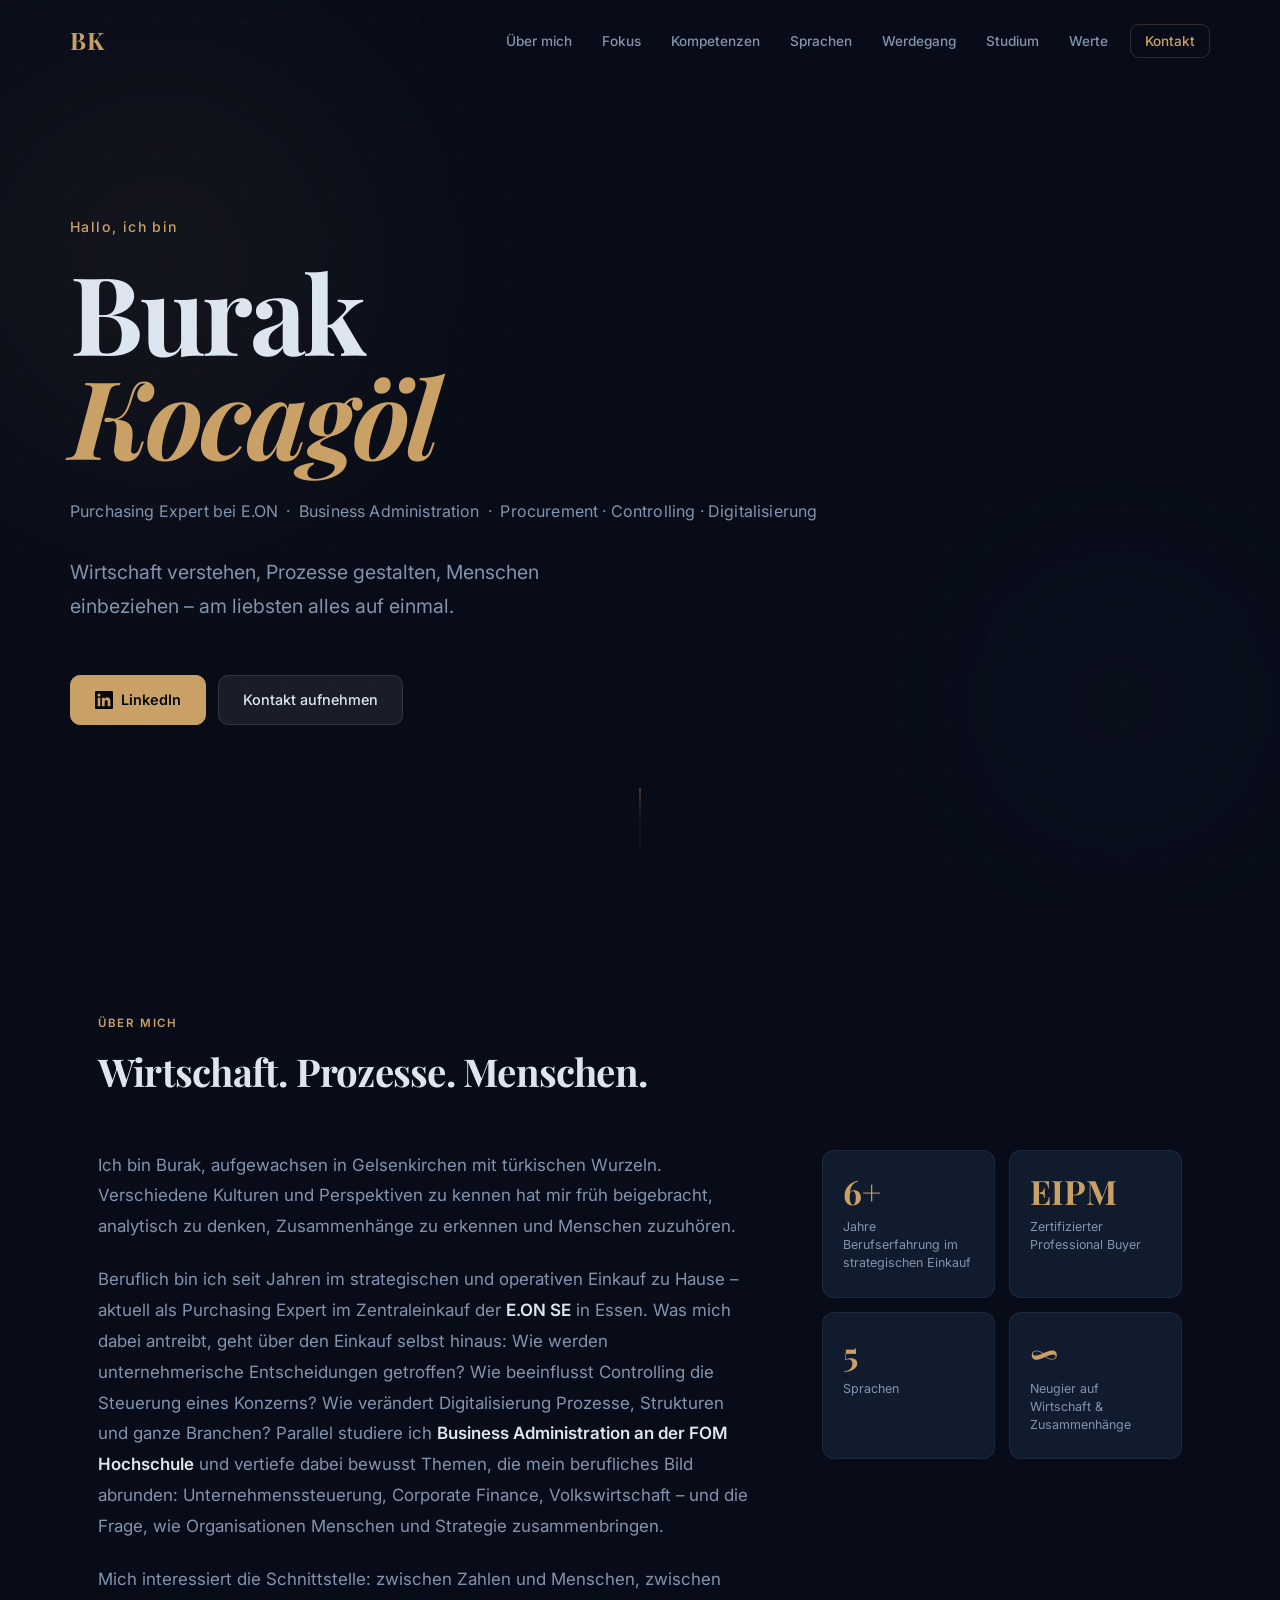
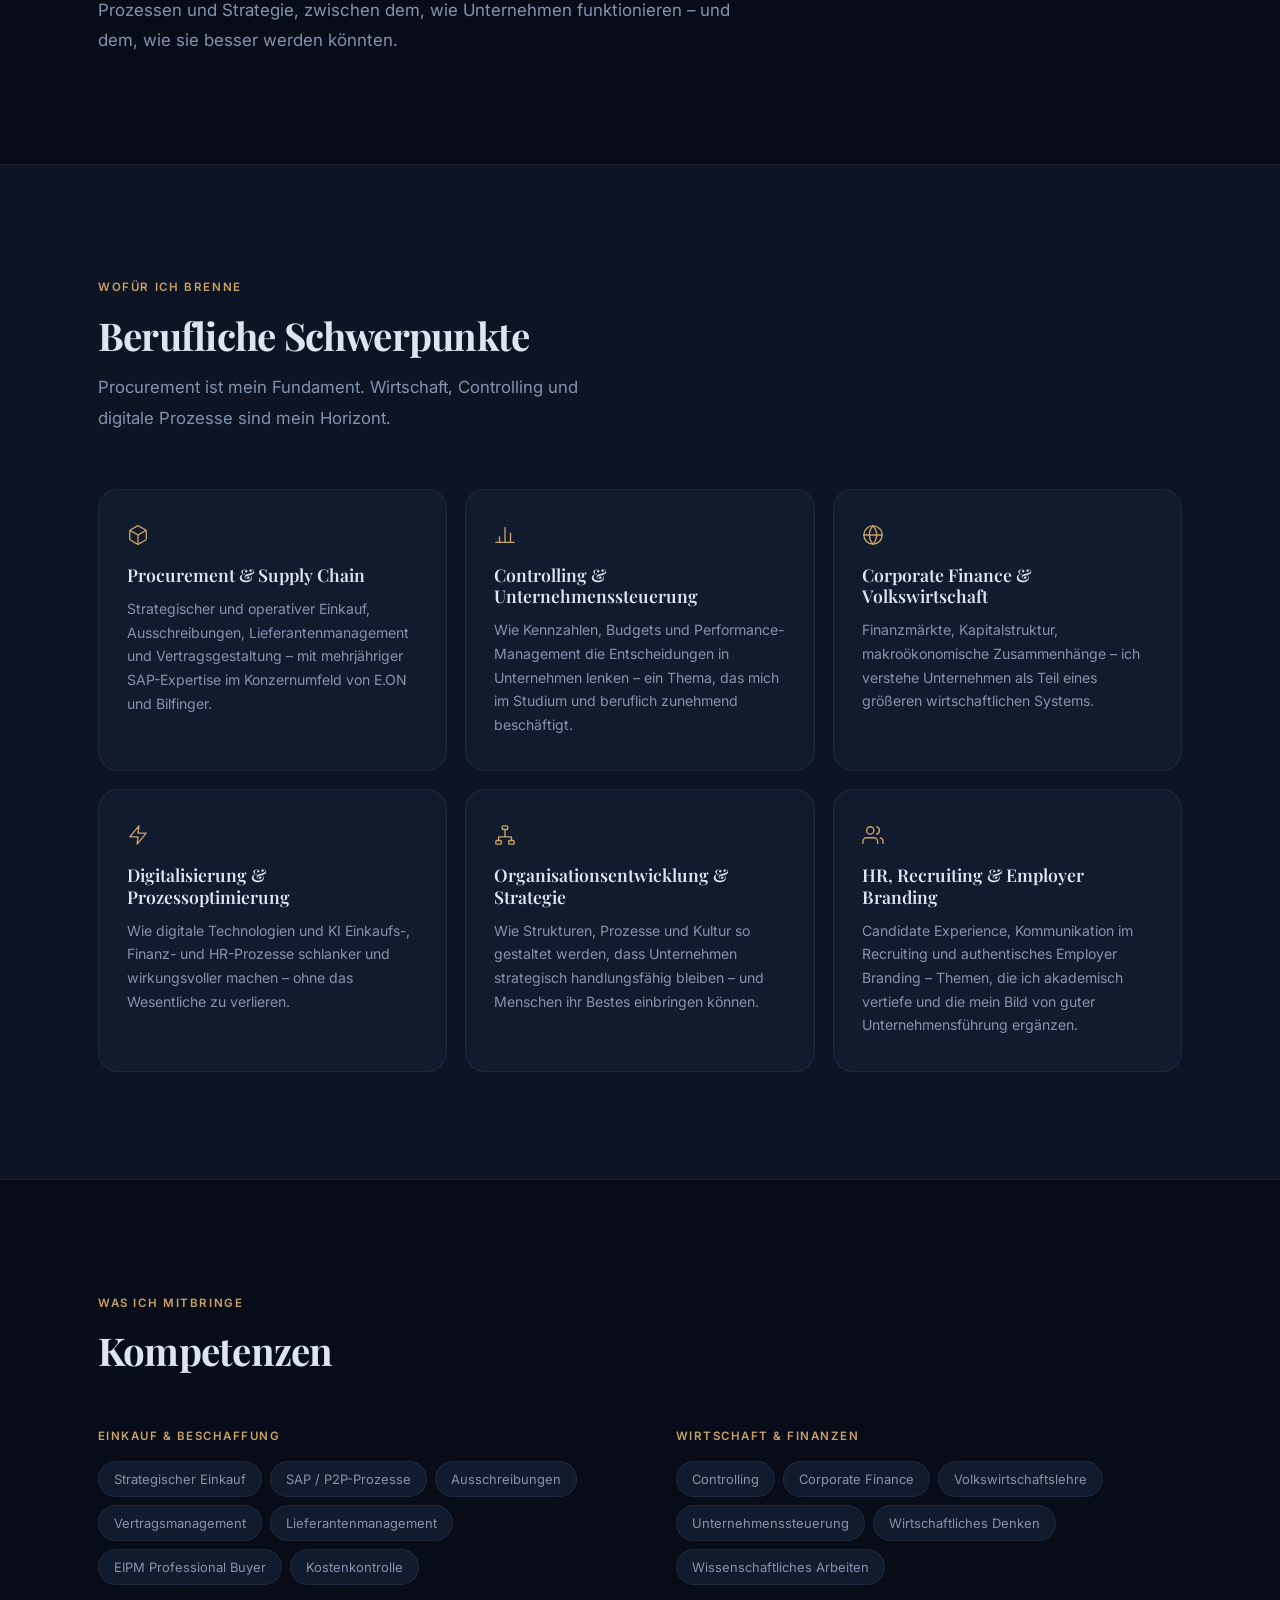
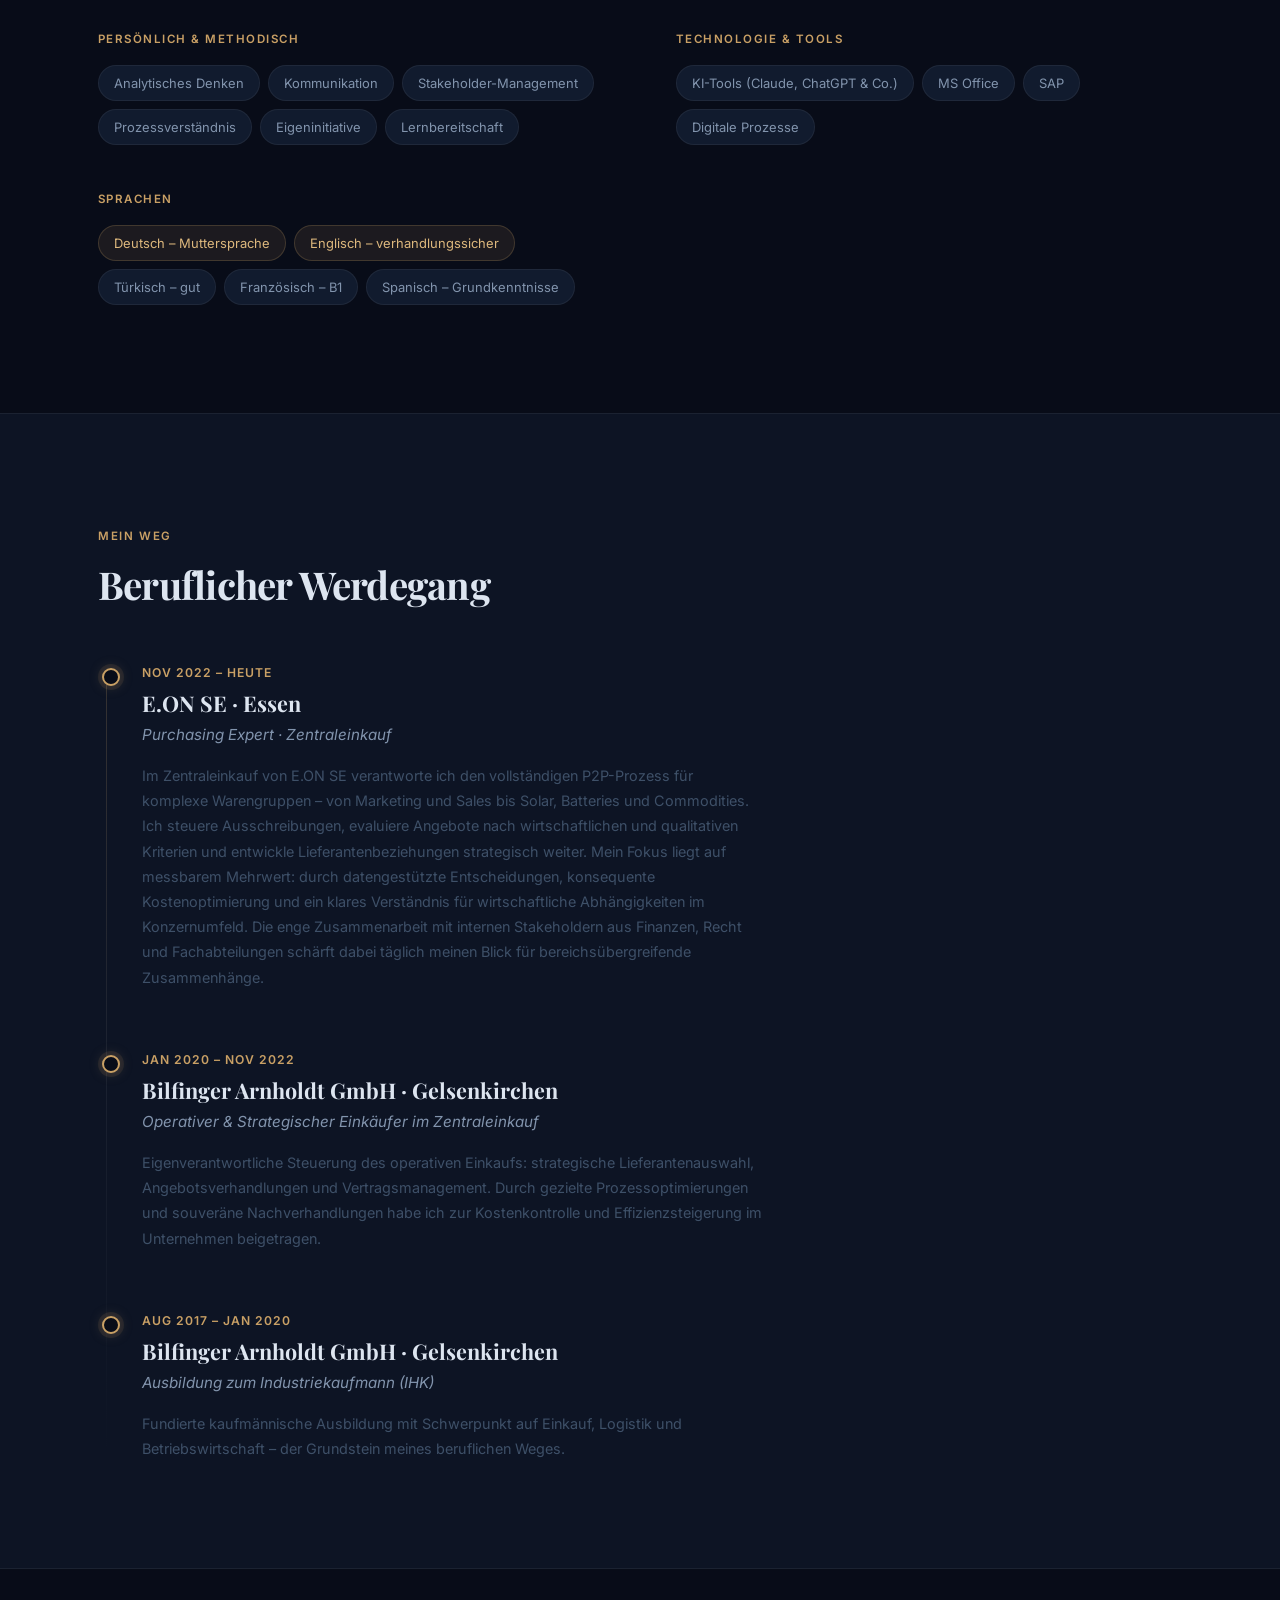
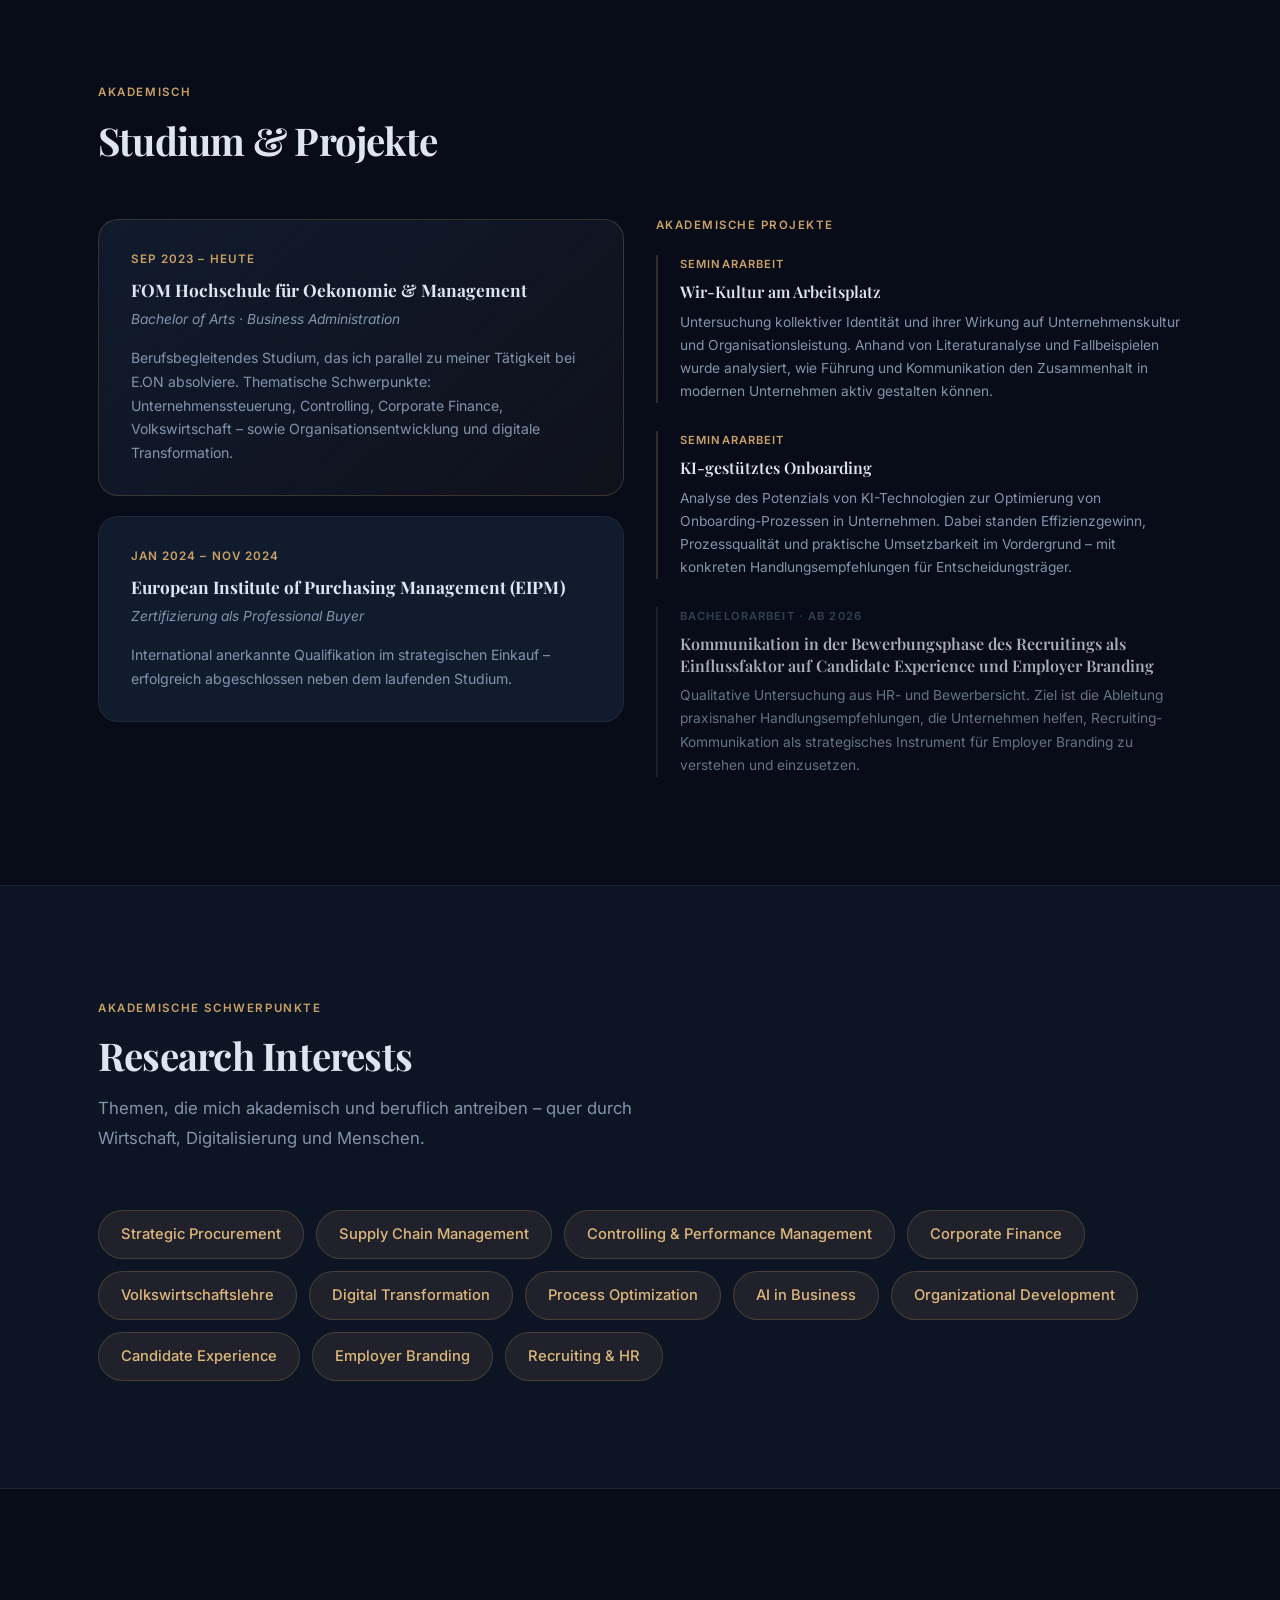
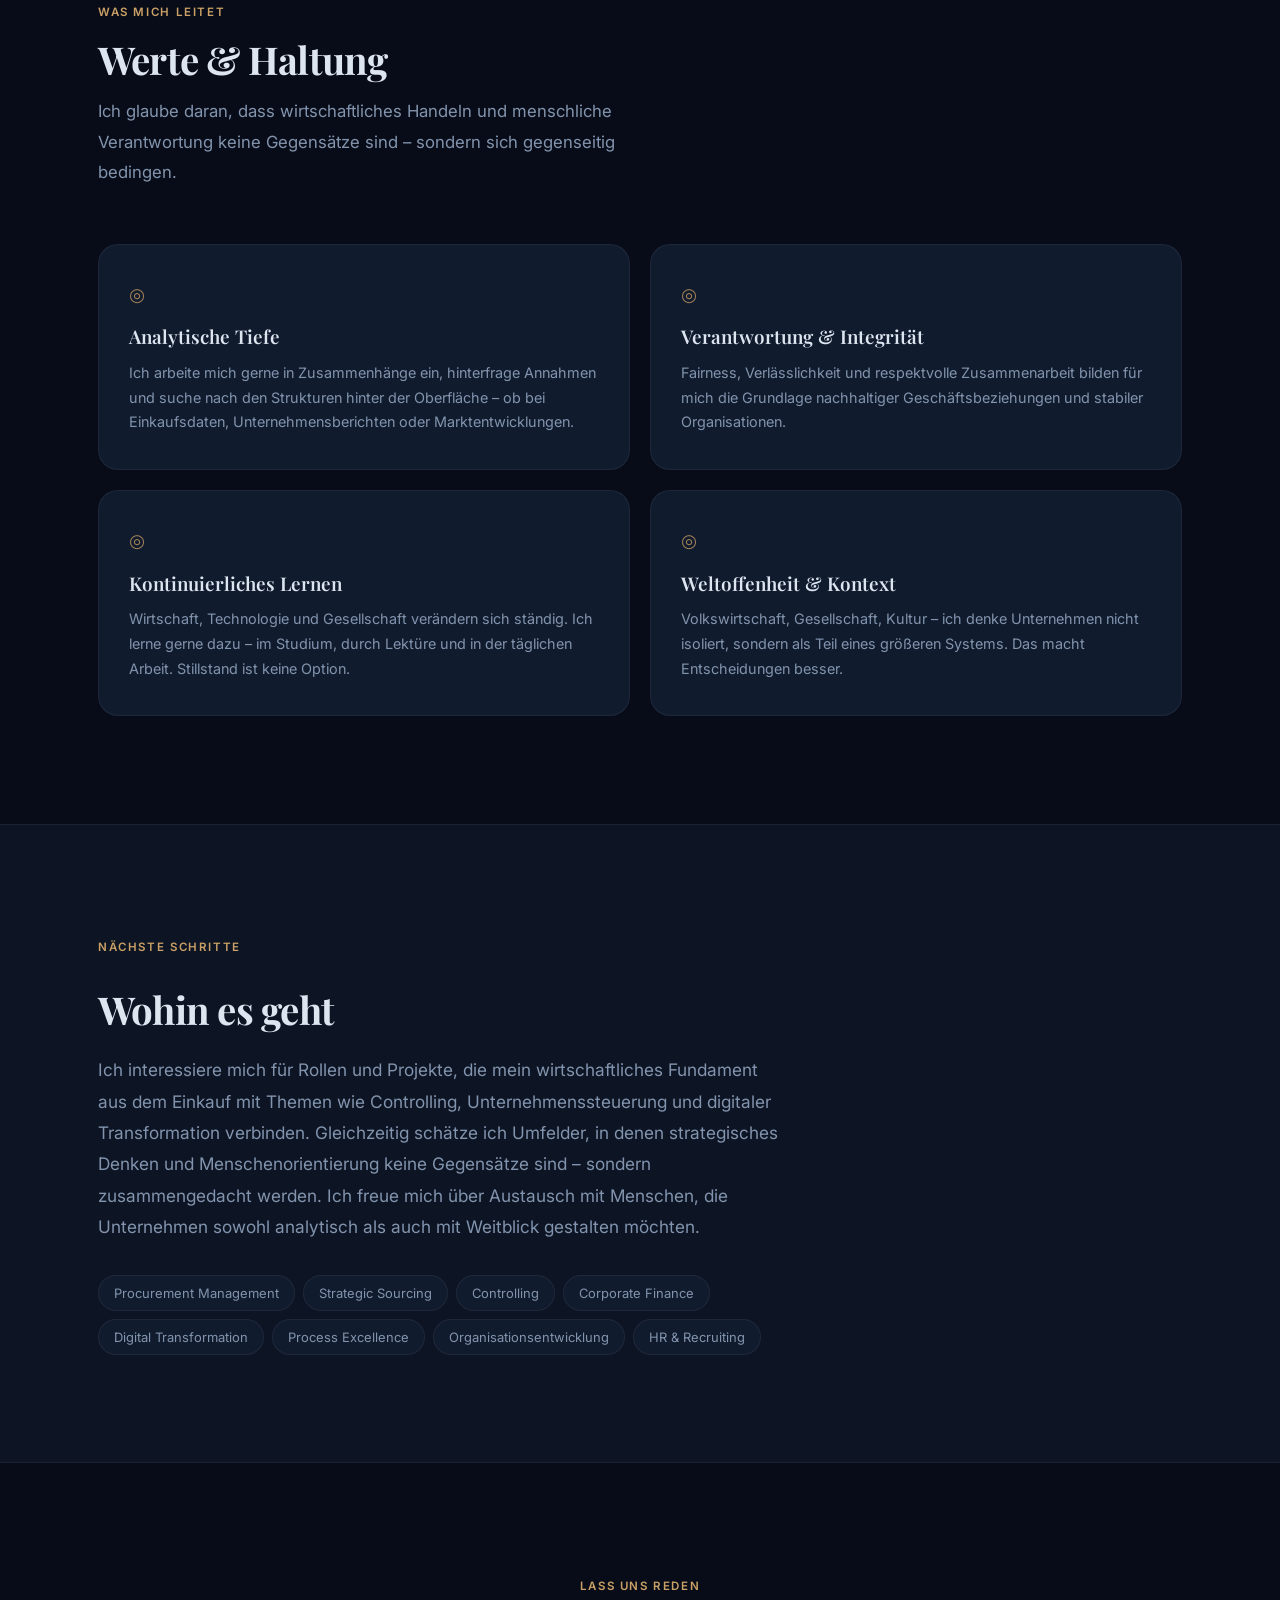
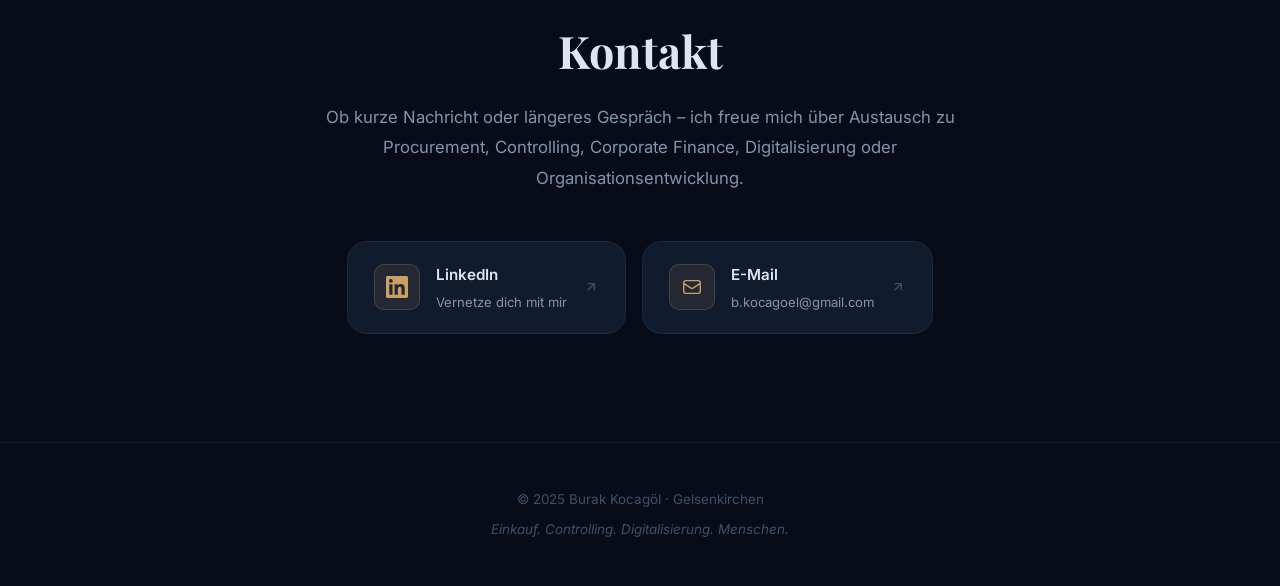
<file: index.html>
<!DOCTYPE html>
<html lang="de">
<head>
    <meta charset="UTF-8" />
    <meta name="viewport" content="width=device-width, initial-scale=1.0" />
    <meta name="description" content="Burak Kocagöl – Purchasing Expert bei E.ON, Business Administration. Procurement, Controlling, Corporate Finance, Digitalisierung und Organisationsentwicklung." />
    <meta name="author" content="Burak Kocagöl" />
    <meta name="robots" content="index, follow" />
    <link rel="canonical" href="https://bkocagoel-hue.github.io/" />

    <title>Burak Kocagöl – Purchasing Expert &amp; Business Administration</title>

    <!-- Open Graph / Social Sharing -->
    <meta property="og:type"        content="profile" />
    <meta property="og:url"         content="https://bkocagoel-hue.github.io/" />
    <meta property="og:title"       content="Burak Kocagöl – Procurement · Controlling · Digitalisierung" />
    <meta property="og:description" content="Purchasing Expert bei E.ON SE. Business Administration (FOM). Procurement, Controlling, Corporate Finance und digitale Transformation." />
    <meta property="og:image"       content="https://bkocagoel-hue.github.io/og-image.png" />
    <meta property="og:image:width" content="1200" />
    <meta property="og:image:height" content="630" />
    <meta property="og:image:alt"   content="Burak Kocagöl – Purchasing Expert bei E.ON" />
    <meta property="og:locale"      content="de_DE" />
    <meta property="profile:first_name" content="Burak" />
    <meta property="profile:last_name"  content="Kocagöl" />

    <!-- Twitter Card -->
    <meta name="twitter:card"        content="summary_large_image" />
    <meta name="twitter:title"       content="Burak Kocagöl – Procurement · Controlling · Digitalisierung" />
    <meta name="twitter:description" content="Purchasing Expert bei E.ON SE. Business Administration (FOM). Procurement, Controlling, Corporate Finance und digitale Transformation." />
    <meta name="twitter:image"       content="https://bkocagoel-hue.github.io/og-image.png" />

    <!-- Mobile & PWA -->
    <meta name="theme-color" content="#080c18" />
    <link rel="icon" type="image/svg+xml" href="favicon.svg" />
    <link rel="apple-touch-icon" href="apple-touch-icon.png" />
    <link rel="manifest" href="manifest.webmanifest" />

    <!-- JSON-LD Structured Data -->
    <script type="application/ld+json">
    {
      "@context": "https://schema.org",
      "@type": "Person",
      "name": "Burak Kocagöl",
      "jobTitle": "Purchasing Expert",
      "description": "Purchasing Expert im Zentraleinkauf der E.ON SE mit Expertise in Procurement, Controlling, Corporate Finance und digitaler Transformation.",
      "worksFor": {
        "@type": "Organization",
        "name": "E.ON SE",
        "url": "https://www.eon.com"
      },
      "alumniOf": [
        { "@type": "CollegeOrUniversity", "name": "FOM Hochschule für Oekonomie & Management" },
        { "@type": "EducationalOrganization", "name": "European Institute of Purchasing Management (EIPM)" }
      ],
      "knowsAbout": ["Strategischer Einkauf", "Procurement", "Supply Chain Management", "Controlling", "Corporate Finance", "Volkswirtschaft", "Digitale Transformation", "Prozessoptimierung", "Organisationsentwicklung", "HR & Recruiting"],
      "knowsLanguage": ["de", "en", "tr", "es"],
      "url": "https://bkocagoel-hue.github.io/",
      "sameAs": ["https://www.linkedin.com/in/burak-kocagoel/"],
      "address": {
        "@type": "PostalAddress",
        "addressLocality": "Gelsenkirchen",
        "addressCountry": "DE"
      },
      "email": "b.kocagoel@gmail.com"
    }
    </script>

    <link rel="preconnect" href="https://fonts.googleapis.com" />
    <link rel="preconnect" href="https://fonts.gstatic.com" crossorigin />
    <link href="https://fonts.googleapis.com/css2?family=Playfair+Display:ital,wght@0,500;0,700;1,400&family=Inter:wght@300;400;500;600&display=swap" rel="stylesheet" />

    <link rel="stylesheet" href="style.css" />
</head>
<body>

    <a class="skip-link" href="#ueber-mich">Zum Inhalt springen</a>

    <!-- ══════════════════════════════════════
         NAVIGATION
    ══════════════════════════════════════ -->
    <nav id="navbar" class="navbar">
        <div class="nav-inner">
            <a href="#top" class="nav-brand">BK</a>
            <button class="nav-burger" id="burgerBtn" aria-label="Navigation öffnen" aria-expanded="false">
                <span></span><span></span><span></span>
            </button>
            <ul class="nav-menu" id="navMenu">
                <li><a href="#ueber-mich"  class="nav-link">Über mich</a></li>
                <li><a href="#fokus"        class="nav-link">Fokus</a></li>
                <li><a href="#kompetenzen" class="nav-link">Kompetenzen</a></li>
                <li><a href="#sprachen"    class="nav-link">Sprachen</a></li>
                <li><a href="#werdegang"   class="nav-link">Werdegang</a></li>
                <li><a href="#studium"     class="nav-link">Studium</a></li>
                <li><a href="#werte"       class="nav-link">Werte</a></li>
                <li><a href="#kontakt"     class="nav-link nav-cta">Kontakt</a></li>
            </ul>
        </div>
    </nav>

    <!-- ══════════════════════════════════════
         HERO
    ══════════════════════════════════════ -->
    <section id="top" class="hero">
        <div class="hero-backdrop" aria-hidden="true">
            <div class="hero-glow glow-a"></div>
            <div class="hero-glow glow-b"></div>
            <div class="hero-dots"></div>
        </div>

        <div class="hero-body">
            <span class="hero-eyebrow">Hallo, ich bin</span>
            <h1 class="hero-name">
                Burak<br>
                <em>Kocagöl</em>
            </h1>
            <p class="hero-tagline">
                Purchasing Expert bei E.ON &nbsp;·&nbsp; Business Administration &nbsp;·&nbsp; Procurement &middot; Controlling &middot; Digitalisierung
            </p>
            <p class="hero-intro">
                Wirtschaft verstehen, Prozesse gestalten, Menschen einbeziehen –
                am liebsten alles auf einmal.
            </p>
            <div class="hero-actions">
                <a href="https://www.linkedin.com/in/burak-kocagoel/"
                   target="_blank" rel="noopener noreferrer" class="btn btn-primary">
                    <svg width="18" height="18" viewBox="0 0 24 24" fill="currentColor" aria-hidden="true">
                        <path d="M20.447 20.452h-3.554v-5.569c0-1.328-.027-3.037-1.852-3.037-1.853 0-2.136 1.445-2.136 2.939v5.667H9.351V9h3.414v1.561h.046c.477-.9 1.637-1.85 3.37-1.85 3.601 0 4.267 2.37 4.267 5.455v6.286zM5.337 7.433a2.062 2.062 0 01-2.063-2.065 2.064 2.064 0 112.063 2.065zm1.782 13.019H3.555V9h3.564v11.452zM22.225 0H1.771C.792 0 0 .774 0 1.729v20.542C0 23.227.792 24 1.771 24h20.451C23.2 24 24 23.227 24 22.271V1.729C24 .774 23.2 0 22.222 0h.003z"/>
                    </svg>
                    LinkedIn
                </a>
                <a href="#kontakt" class="btn btn-secondary">Kontakt aufnehmen</a>
            </div>
        </div>

        <div class="hero-scroll" aria-hidden="true">
            <div class="scroll-track"><div class="scroll-thumb"></div></div>
        </div>
    </section>

    <!-- ══════════════════════════════════════
         ÜBER MICH
    ══════════════════════════════════════ -->
    <section id="ueber-mich" class="section">
        <div class="container">
            <header class="section-header reveal">
                <span class="eyebrow">Über mich</span>
                <h2 class="section-title">Wirtschaft. Prozesse. Menschen.</h2>
            </header>
            <div class="about-grid">
                <div class="about-text reveal">
                    <p>
                        Ich bin Burak, aufgewachsen in Gelsenkirchen mit türkischen Wurzeln.
                        Verschiedene Kulturen und Perspektiven zu kennen hat mir früh beigebracht,
                        analytisch zu denken, Zusammenhänge zu erkennen und Menschen zuzuhören.
                    </p>
                    <p>
                        Beruflich bin ich seit Jahren im strategischen und operativen Einkauf zu Hause –
                        aktuell als Purchasing Expert im Zentraleinkauf der <strong>E.ON SE</strong> in Essen.
                        Was mich dabei antreibt, geht über den Einkauf selbst hinaus:
                        Wie werden unternehmerische Entscheidungen getroffen?
                        Wie beeinflusst Controlling die Steuerung eines Konzerns?
                        Wie verändert Digitalisierung Prozesse, Strukturen und ganze Branchen?
                        Parallel studiere ich <strong>Business Administration an der FOM Hochschule</strong>
                        und vertiefe dabei bewusst Themen, die mein berufliches Bild abrunden:
                        Unternehmenssteuerung, Corporate Finance, Volkswirtschaft –
                        und die Frage, wie Organisationen Menschen und Strategie zusammenbringen.
                    </p>
                    <p>
                        Mich interessiert die Schnittstelle: zwischen Zahlen und Menschen,
                        zwischen Prozessen und Strategie, zwischen dem, wie Unternehmen funktionieren –
                        und dem, wie sie besser werden könnten.
                    </p>
                </div>
                <div class="about-stats reveal">
                    <div class="stat-card">
                        <span class="stat-num">6+</span>
                        <span class="stat-label">Jahre Berufserfahrung im strategischen Einkauf</span>
                    </div>
                    <div class="stat-card">
                        <span class="stat-num">EIPM</span>
                        <span class="stat-label">Zertifizierter Professional Buyer</span>
                    </div>
                    <div class="stat-card">
                        <span class="stat-num">5</span>
                        <span class="stat-label">Sprachen</span>
                    </div>
                    <div class="stat-card">
                        <span class="stat-num">∞</span>
                        <span class="stat-label">Neugier auf Wirtschaft &amp; Zusammenhänge</span>
                    </div>
                </div>
            </div>
        </div>
    </section>

    <!-- ══════════════════════════════════════
         BERUFLICHER FOKUS
    ══════════════════════════════════════ -->
    <section id="fokus" class="section section-tinted">
        <div class="container">
            <header class="section-header reveal">
                <span class="eyebrow">Wofür ich brenne</span>
                <h2 class="section-title">Berufliche Schwerpunkte</h2>
                <p class="section-sub">Procurement ist mein Fundament. Wirtschaft, Controlling und digitale Prozesse sind mein Horizont.</p>
            </header>
            <div class="focus-grid">

                <article class="focus-card reveal">
                    <span class="focus-sym" aria-hidden="true">
                        <svg width="22" height="22" viewBox="0 0 24 24" fill="none" stroke="currentColor" stroke-width="1.5" stroke-linecap="round" stroke-linejoin="round">
                            <path d="M21 16V8a2 2 0 0 0-1-1.73l-7-4a2 2 0 0 0-2 0l-7 4A2 2 0 0 0 3 8v8a2 2 0 0 0 1 1.73l7 4a2 2 0 0 0 2 0l7-4A2 2 0 0 0 21 16z"/>
                            <polyline points="3.27 6.96 12 12.01 20.73 6.96"/>
                            <line x1="12" y1="22.08" x2="12" y2="12"/>
                        </svg>
                    </span>
                    <h3>Procurement &amp; Supply Chain</h3>
                    <p>Strategischer und operativer Einkauf, Ausschreibungen, Lieferantenmanagement
                    und Vertragsgestaltung – mit mehrjähriger SAP-Expertise im Konzernumfeld von E.ON und Bilfinger.</p>
                </article>

                <article class="focus-card reveal">
                    <span class="focus-sym" aria-hidden="true">
                        <svg width="22" height="22" viewBox="0 0 24 24" fill="none" stroke="currentColor" stroke-width="1.5" stroke-linecap="round" stroke-linejoin="round">
                            <line x1="18" y1="20" x2="18" y2="10"/><line x1="12" y1="20" x2="12" y2="4"/>
                            <line x1="6" y1="20" x2="6" y2="14"/>
                            <line x1="2" y1="20" x2="22" y2="20"/>
                        </svg>
                    </span>
                    <h3>Controlling &amp; Unternehmenssteuerung</h3>
                    <p>Wie Kennzahlen, Budgets und Performance-Management die Entscheidungen
                    in Unternehmen lenken – ein Thema, das mich im Studium und beruflich zunehmend beschäftigt.</p>
                </article>

                <article class="focus-card reveal">
                    <span class="focus-sym" aria-hidden="true">
                        <svg width="22" height="22" viewBox="0 0 24 24" fill="none" stroke="currentColor" stroke-width="1.5" stroke-linecap="round" stroke-linejoin="round">
                            <circle cx="12" cy="12" r="10"/>
                            <line x1="2" y1="12" x2="22" y2="12"/>
                            <path d="M12 2a15.3 15.3 0 0 1 4 10 15.3 15.3 0 0 1-4 10 15.3 15.3 0 0 1-4-10 15.3 15.3 0 0 1 4-10z"/>
                        </svg>
                    </span>
                    <h3>Corporate Finance &amp; Volkswirtschaft</h3>
                    <p>Finanzmärkte, Kapitalstruktur, makroökonomische Zusammenhänge –
                    ich verstehe Unternehmen als Teil eines größeren wirtschaftlichen Systems.</p>
                </article>

                <article class="focus-card reveal">
                    <span class="focus-sym" aria-hidden="true">
                        <svg width="22" height="22" viewBox="0 0 24 24" fill="none" stroke="currentColor" stroke-width="1.5" stroke-linecap="round" stroke-linejoin="round">
                            <polygon points="13 2 3 14 12 14 11 22 21 10 12 10 13 2"/>
                        </svg>
                    </span>
                    <h3>Digitalisierung &amp; Prozessoptimierung</h3>
                    <p>Wie digitale Technologien und KI Einkaufs-, Finanz- und HR-Prozesse
                    schlanker und wirkungsvoller machen – ohne das Wesentliche zu verlieren.</p>
                </article>

                <article class="focus-card reveal">
                    <span class="focus-sym" aria-hidden="true">
                        <svg width="22" height="22" viewBox="0 0 24 24" fill="none" stroke="currentColor" stroke-width="1.5" stroke-linecap="round" stroke-linejoin="round">
                            <rect x="9" y="2" width="6" height="4" rx="1"/>
                            <rect x="2" y="18" width="6" height="4" rx="1"/>
                            <rect x="16" y="18" width="6" height="4" rx="1"/>
                            <path d="M12 6v4M5 18v-4h14v4M12 10v4"/>
                        </svg>
                    </span>
                    <h3>Organisationsentwicklung &amp; Strategie</h3>
                    <p>Wie Strukturen, Prozesse und Kultur so gestaltet werden, dass Unternehmen
                    strategisch handlungsfähig bleiben – und Menschen ihr Bestes einbringen können.</p>
                </article>

                <article class="focus-card reveal">
                    <span class="focus-sym" aria-hidden="true">
                        <svg width="22" height="22" viewBox="0 0 24 24" fill="none" stroke="currentColor" stroke-width="1.5" stroke-linecap="round" stroke-linejoin="round">
                            <path d="M17 21v-2a4 4 0 0 0-4-4H5a4 4 0 0 0-4 4v2"/><circle cx="9" cy="7" r="4"/>
                            <path d="M23 21v-2a4 4 0 0 0-3-3.87"/><path d="M16 3.13a4 4 0 0 1 0 7.75"/>
                        </svg>
                    </span>
                    <h3>HR, Recruiting &amp; Employer Branding</h3>
                    <p>Candidate Experience, Kommunikation im Recruiting und authentisches Employer Branding –
                    Themen, die ich akademisch vertiefe und die mein Bild von guter Unternehmensführung ergänzen.</p>
                </article>

            </div>
        </div>
    </section>

    <!-- ══════════════════════════════════════
         KOMPETENZEN
    ══════════════════════════════════════ -->
    <section id="kompetenzen" class="section">
        <div class="container">
            <header class="section-header reveal">
                <span class="eyebrow">Was ich mitbringe</span>
                <h2 class="section-title">Kompetenzen</h2>
            </header>
            <div class="skills-grid">
                <div class="skills-group reveal">
                    <h3 class="skills-label">Einkauf &amp; Beschaffung</h3>
                    <div class="tags">
                        <span class="tag">Strategischer Einkauf</span>
                        <span class="tag">SAP / P2P-Prozesse</span>
                        <span class="tag">Ausschreibungen</span>
                        <span class="tag">Vertragsmanagement</span>
                        <span class="tag">Lieferantenmanagement</span>
                        <span class="tag">EIPM Professional Buyer</span>
                        <span class="tag">Kostenkontrolle</span>
                    </div>
                </div>
                <div class="skills-group reveal">
                    <h3 class="skills-label">Wirtschaft &amp; Finanzen</h3>
                    <div class="tags">
                        <span class="tag">Controlling</span>
                        <span class="tag">Corporate Finance</span>
                        <span class="tag">Volkswirtschaftslehre</span>
                        <span class="tag">Unternehmenssteuerung</span>
                        <span class="tag">Wirtschaftliches Denken</span>
                        <span class="tag">Wissenschaftliches Arbeiten</span>
                    </div>
                </div>
                <div class="skills-group reveal">
                    <h3 class="skills-label">Persönlich &amp; Methodisch</h3>
                    <div class="tags">
                        <span class="tag">Analytisches Denken</span>
                        <span class="tag">Kommunikation</span>
                        <span class="tag">Stakeholder-Management</span>
                        <span class="tag">Prozessverständnis</span>
                        <span class="tag">Eigeninitiative</span>
                        <span class="tag">Lernbereitschaft</span>
                    </div>
                </div>
                <div class="skills-group reveal">
                    <h3 class="skills-label">Technologie &amp; Tools</h3>
                    <div class="tags">
                        <span class="tag">KI-Tools (Claude, ChatGPT &amp; Co.)</span>
                        <span class="tag">MS Office</span>
                        <span class="tag">SAP</span>
                        <span class="tag">Digitale Prozesse</span>
                    </div>
                </div>
                <div id="sprachen" class="skills-group reveal">
                    <h3 class="skills-label">Sprachen</h3>
                    <div class="tags">
                        <span class="tag tag-hi">Deutsch – Muttersprache</span>
                        <span class="tag tag-hi">Englisch – verhandlungssicher</span>
                        <span class="tag">Türkisch – gut</span>
                        <span class="tag">Französisch – B1</span>
                        <span class="tag">Spanisch – Grundkenntnisse</span>
                    </div>
                </div>
            </div>
        </div>
    </section>

    <!-- ══════════════════════════════════════
         WERDEGANG
    ══════════════════════════════════════ -->
    <section id="werdegang" class="section section-tinted">
        <div class="container">
            <header class="section-header reveal">
                <span class="eyebrow">Mein Weg</span>
                <h2 class="section-title">Beruflicher Werdegang</h2>
            </header>
            <ol class="timeline">
                <li class="tl-item reveal">
                    <div class="tl-dot" aria-hidden="true"></div>
                    <div class="tl-body">
                        <span class="tl-date">Nov 2022 – heute</span>
                        <h3 class="tl-org">E.ON SE &middot; Essen</h3>
                        <p class="tl-role">Purchasing Expert · Zentraleinkauf</p>
                        <p class="tl-desc">
                            Im Zentraleinkauf von E.ON SE verantworte ich den vollständigen
                            P2P-Prozess für komplexe Warengruppen – von Marketing und Sales
                            bis Solar, Batteries und Commodities. Ich steuere Ausschreibungen,
                            evaluiere Angebote nach wirtschaftlichen und qualitativen Kriterien
                            und entwickle Lieferantenbeziehungen strategisch weiter.
                            Mein Fokus liegt auf messbarem Mehrwert: durch datengestützte
                            Entscheidungen, konsequente Kostenoptimierung und ein klares
                            Verständnis für wirtschaftliche Abhängigkeiten im Konzernumfeld.
                            Die enge Zusammenarbeit mit internen Stakeholdern aus Finanzen,
                            Recht und Fachabteilungen schärft dabei täglich meinen Blick
                            für bereichsübergreifende Zusammenhänge.
                        </p>
                    </div>
                </li>
                <li class="tl-item reveal">
                    <div class="tl-dot" aria-hidden="true"></div>
                    <div class="tl-body">
                        <span class="tl-date">Jan 2020 – Nov 2022</span>
                        <h3 class="tl-org">Bilfinger Arnholdt GmbH &middot; Gelsenkirchen</h3>
                        <p class="tl-role">Operativer &amp; Strategischer Einkäufer im Zentraleinkauf</p>
                        <p class="tl-desc">
                            Eigenverantwortliche Steuerung des operativen Einkaufs:
                            strategische Lieferantenauswahl, Angebotsverhandlungen und Vertragsmanagement.
                            Durch gezielte Prozessoptimierungen und souveräne Nachverhandlungen
                            habe ich zur Kostenkontrolle und Effizienzsteigerung im Unternehmen beigetragen.
                        </p>
                    </div>
                </li>
                <li class="tl-item reveal">
                    <div class="tl-dot" aria-hidden="true"></div>
                    <div class="tl-body">
                        <span class="tl-date">Aug 2017 – Jan 2020</span>
                        <h3 class="tl-org">Bilfinger Arnholdt GmbH &middot; Gelsenkirchen</h3>
                        <p class="tl-role">Ausbildung zum Industriekaufmann (IHK)</p>
                        <p class="tl-desc">
                            Fundierte kaufmännische Ausbildung mit Schwerpunkt auf Einkauf,
                            Logistik und Betriebswirtschaft – der Grundstein meines beruflichen Weges.
                        </p>
                    </div>
                </li>
            </ol>
        </div>
    </section>

    <!-- ══════════════════════════════════════
         STUDIUM & PROJEKTE
    ══════════════════════════════════════ -->
    <section id="studium" class="section">
        <div class="container">
            <header class="section-header reveal">
                <span class="eyebrow">Akademisch</span>
                <h2 class="section-title">Studium &amp; Projekte</h2>
            </header>
            <div class="edu-layout">
                <div class="edu-left">
                    <div class="edu-card edu-featured reveal">
                        <span class="edu-date">Sep 2023 – heute</span>
                        <h3>FOM Hochschule für Oekonomie &amp; Management</h3>
                        <p class="edu-degree">Bachelor of Arts · Business Administration</p>
                        <p class="edu-text">
                            Berufsbegleitendes Studium, das ich parallel zu meiner Tätigkeit bei E.ON absolviere.
                            Thematische Schwerpunkte: Unternehmenssteuerung, Controlling,
                            Corporate Finance, Volkswirtschaft – sowie Organisationsentwicklung
                            und digitale Transformation.
                        </p>
                    </div>
                    <div class="edu-card reveal">
                        <span class="edu-date">Jan 2024 – Nov 2024</span>
                        <h3>European Institute of Purchasing Management (EIPM)</h3>
                        <p class="edu-degree">Zertifizierung als Professional Buyer</p>
                        <p class="edu-text">
                            International anerkannte Qualifikation im strategischen Einkauf –
                            erfolgreich abgeschlossen neben dem laufenden Studium.
                        </p>
                    </div>
                </div>
                <div class="edu-right reveal">
                    <h3 class="proj-heading">Akademische Projekte</h3>
                    <div class="proj-item">
                        <span class="proj-tag">Seminararbeit</span>
                        <h4>Wir-Kultur am Arbeitsplatz</h4>
                        <p>Untersuchung kollektiver Identität und ihrer Wirkung auf Unternehmenskultur
                        und Organisationsleistung. Anhand von Literaturanalyse und Fallbeispielen
                        wurde analysiert, wie Führung und Kommunikation den Zusammenhalt
                        in modernen Unternehmen aktiv gestalten können.</p>
                    </div>
                    <div class="proj-item">
                        <span class="proj-tag">Seminararbeit</span>
                        <h4>KI-gestütztes Onboarding</h4>
                        <p>Analyse des Potenzials von KI-Technologien zur Optimierung von
                        Onboarding-Prozessen in Unternehmen. Dabei standen Effizienzgewinn,
                        Prozessqualität und praktische Umsetzbarkeit im Vordergrund –
                        mit konkreten Handlungsempfehlungen für Entscheidungsträger.</p>
                    </div>
                    <div class="proj-item proj-planned">
                        <span class="proj-tag proj-tag-dim">Bachelorarbeit · ab 2026</span>
                        <h4>Kommunikation in der Bewerbungsphase des Recruitings als Einflussfaktor auf Candidate Experience und Employer Branding</h4>
                        <p>Qualitative Untersuchung aus HR- und Bewerbersicht.
                        Ziel ist die Ableitung praxisnaher Handlungsempfehlungen,
                        die Unternehmen helfen, Recruiting-Kommunikation als strategisches
                        Instrument für Employer Branding zu verstehen und einzusetzen.</p>
                    </div>
                </div>
            </div>
        </div>
    </section>

    <!-- ══════════════════════════════════════
         RESEARCH INTERESTS
    ══════════════════════════════════════ -->
    <section id="forschung" class="section section-tinted">
        <div class="container">
            <header class="section-header reveal">
                <span class="eyebrow">Akademische Schwerpunkte</span>
                <h2 class="section-title">Research Interests</h2>
                <p class="section-sub">
                    Themen, die mich akademisch und beruflich antreiben –
                    quer durch Wirtschaft, Digitalisierung und Menschen.
                </p>
            </header>
            <div class="research-tags reveal">
                <span class="research-tag">Strategic Procurement</span>
                <span class="research-tag">Supply Chain Management</span>
                <span class="research-tag">Controlling &amp; Performance Management</span>
                <span class="research-tag">Corporate Finance</span>
                <span class="research-tag">Volkswirtschaftslehre</span>
                <span class="research-tag">Digital Transformation</span>
                <span class="research-tag">Process Optimization</span>
                <span class="research-tag">AI in Business</span>
                <span class="research-tag">Organizational Development</span>
                <span class="research-tag">Candidate Experience</span>
                <span class="research-tag">Employer Branding</span>
                <span class="research-tag">Recruiting &amp; HR</span>
            </div>
        </div>
    </section>

    <!-- ══════════════════════════════════════
         WERTE & HALTUNG
    ══════════════════════════════════════ -->
    <section id="werte" class="section">
        <div class="container">
            <header class="section-header reveal">
                <span class="eyebrow">Was mich leitet</span>
                <h2 class="section-title">Werte &amp; Haltung</h2>
                <p class="section-sub">
                    Ich glaube daran, dass wirtschaftliches Handeln und menschliche Verantwortung
                    keine Gegensätze sind – sondern sich gegenseitig bedingen.
                </p>
            </header>
            <div class="values-grid">
                <div class="value-card reveal">
                    <span class="value-sym" aria-hidden="true">◎</span>
                    <h3>Analytische Tiefe</h3>
                    <p>Ich arbeite mich gerne in Zusammenhänge ein, hinterfrage Annahmen
                    und suche nach den Strukturen hinter der Oberfläche –
                    ob bei Einkaufsdaten, Unternehmensberichten oder Marktentwicklungen.</p>
                </div>
                <div class="value-card reveal">
                    <span class="value-sym" aria-hidden="true">◎</span>
                    <h3>Verantwortung &amp; Integrität</h3>
                    <p>Fairness, Verlässlichkeit und respektvolle Zusammenarbeit bilden
                    für mich die Grundlage nachhaltiger Geschäftsbeziehungen
                    und stabiler Organisationen.</p>
                </div>
                <div class="value-card reveal">
                    <span class="value-sym" aria-hidden="true">◎</span>
                    <h3>Kontinuierliches Lernen</h3>
                    <p>Wirtschaft, Technologie und Gesellschaft verändern sich ständig.
                    Ich lerne gerne dazu – im Studium, durch Lektüre und in der täglichen Arbeit.
                    Stillstand ist keine Option.</p>
                </div>
                <div class="value-card reveal">
                    <span class="value-sym" aria-hidden="true">◎</span>
                    <h3>Weltoffenheit &amp; Kontext</h3>
                    <p>Volkswirtschaft, Gesellschaft, Kultur –
                    ich denke Unternehmen nicht isoliert, sondern als Teil eines
                    größeren Systems. Das macht Entscheidungen besser.</p>
                </div>
            </div>
        </div>
    </section>

    <!-- ══════════════════════════════════════
         ZUKUNFT / WAS MICH INTERESSIERT
    ══════════════════════════════════════ -->
    <section class="section section-tinted">
        <div class="container">
            <div class="outlook-block reveal">
                <span class="eyebrow">Nächste Schritte</span>
                <h2 class="outlook-title">Wohin es geht</h2>
                <p class="outlook-text">
                    Ich interessiere mich für Rollen und Projekte, die mein wirtschaftliches
                    Fundament aus dem Einkauf mit Themen wie Controlling, Unternehmenssteuerung
                    und digitaler Transformation verbinden. Gleichzeitig schätze ich Umfelder,
                    in denen strategisches Denken und Menschenorientierung
                    keine Gegensätze sind – sondern zusammengedacht werden.
                    Ich freue mich über Austausch mit Menschen, die Unternehmen
                    sowohl analytisch als auch mit Weitblick gestalten möchten.
                </p>
                <div class="outlook-tags">
                    <span class="tag">Procurement Management</span>
                    <span class="tag">Strategic Sourcing</span>
                    <span class="tag">Controlling</span>
                    <span class="tag">Corporate Finance</span>
                    <span class="tag">Digital Transformation</span>
                    <span class="tag">Process Excellence</span>
                    <span class="tag">Organisationsentwicklung</span>
                    <span class="tag">HR &amp; Recruiting</span>
                </div>
            </div>
        </div>
    </section>

    <!-- ══════════════════════════════════════
         KONTAKT
    ══════════════════════════════════════ -->
    <section id="kontakt" class="section">
        <div class="container">
            <div class="contact-wrap reveal">
                <span class="eyebrow">Lass uns reden</span>
                <h2 class="contact-title">Kontakt</h2>
                <p class="contact-body">
                    Ob kurze Nachricht oder längeres Gespräch –
                    ich freue mich über Austausch zu Procurement, Controlling,
                    Corporate Finance, Digitalisierung oder Organisationsentwicklung.
                </p>
                <div class="contact-links">
                    <a href="https://www.linkedin.com/in/burak-kocagoel/"
                       target="_blank" rel="noopener noreferrer" class="contact-item">
                        <span class="ci-icon">
                            <svg width="22" height="22" viewBox="0 0 24 24" fill="currentColor" aria-hidden="true">
                                <path d="M20.447 20.452h-3.554v-5.569c0-1.328-.027-3.037-1.852-3.037-1.853 0-2.136 1.445-2.136 2.939v5.667H9.351V9h3.414v1.561h.046c.477-.9 1.637-1.85 3.37-1.85 3.601 0 4.267 2.37 4.267 5.455v6.286zM5.337 7.433a2.062 2.062 0 01-2.063-2.065 2.064 2.064 0 112.063 2.065zm1.782 13.019H3.555V9h3.564v11.452zM22.225 0H1.771C.792 0 0 .774 0 1.729v20.542C0 23.227.792 24 1.771 24h20.451C23.2 24 24 23.227 24 22.271V1.729C24 .774 23.2 0 22.222 0h.003z"/>
                            </svg>
                        </span>
                        <div class="ci-text">
                            <strong>LinkedIn</strong>
                            <span>Vernetze dich mit mir</span>
                        </div>
                        <svg class="ci-arrow" width="16" height="16" viewBox="0 0 24 24" fill="none" stroke="currentColor" stroke-width="2" aria-hidden="true"><path d="M7 17L17 7M17 7H7M17 7v10"/></svg>
                    </a>
                    <a href="mailto:b.kocagoel@gmail.com" class="contact-item">
                        <span class="ci-icon">
                            <svg width="22" height="22" viewBox="0 0 24 24" fill="none" stroke="currentColor" stroke-width="1.5" stroke-linecap="round" aria-hidden="true">
                                <path d="M3 8l7.89 5.26a2 2 0 002.22 0L21 8M5 19h14a2 2 0 002-2V7a2 2 0 00-2-2H5a2 2 0 00-2 2v10a2 2 0 002 2z"/>
                            </svg>
                        </span>
                        <div class="ci-text">
                            <strong>E-Mail</strong>
                            <span>b.kocagoel@gmail.com</span>
                        </div>
                        <svg class="ci-arrow" width="16" height="16" viewBox="0 0 24 24" fill="none" stroke="currentColor" stroke-width="2" aria-hidden="true"><path d="M7 17L17 7M17 7H7M17 7v10"/></svg>
                    </a>
                </div>
            </div>
        </div>
    </section>

    <!-- ══════════════════════════════════════
         FOOTER
    ══════════════════════════════════════ -->
    <footer class="footer">
        <div class="container">
            <p>&copy; 2025 Burak Kocagöl &middot; Gelsenkirchen</p>
            <p class="footer-sub">Einkauf. Controlling. Digitalisierung. Menschen.</p>
        </div>
    </footer>

    <button class="back-top" id="backTop" aria-label="Nach oben scrollen">
        <svg width="18" height="18" viewBox="0 0 24 24" fill="none" stroke="currentColor"
             stroke-width="2.2" stroke-linecap="round" stroke-linejoin="round" aria-hidden="true">
            <polyline points="18 15 12 9 6 15"/>
        </svg>
    </button>

    <script src="script.js"></script>
</body>
</html>
</file>
<file: style.css>
/* ============================================================
   BURAK KOCAGÖL · PERSONAL WEBSITE
   style.css
   ============================================================ */

/* ── Reset & Base ─────────────────────────────────────────── */
*, *::before, *::after {
    box-sizing: border-box;
    margin: 0;
    padding: 0;
}

html {
    scroll-behavior: smooth;
    font-size: 16px;
}

/* ── Design Tokens ───────────────────────────────────────── */
:root {
    /* Background layers */
    --bg:          #080c18;
    --bg-surface:  #0d1424;
    --bg-card:     #111b2e;
    --bg-card-h:   #172240;

    /* Gold accent */
    --accent:      #c9a065;
    --accent-lt:   #ddb87d;
    --accent-dk:   #a07840;
    --accent-muted: rgba(201, 160, 101, 0.10);
    --accent-ring:  rgba(201, 160, 101, 0.22);

    /* Text */
    --text:        #dde5f0;
    --text-mid:    #8294ad;
    --text-dim:    #3e5068;

    /* Borders */
    --border:      rgba(255, 255, 255, 0.06);
    --border-mid:  rgba(255, 255, 255, 0.11);

    /* Type */
    --serif: 'Playfair Display', Georgia, serif;
    --sans:  'Inter', system-ui, -apple-system, sans-serif;

    /* Layout */
    --max-w: 1140px;
    --pad-x: 28px;
    --section-y: 108px;

    /* Misc */
    --radius:    12px;
    --radius-lg: 20px;
    --ease:      cubic-bezier(0.4, 0, 0.2, 1);
    --t:         0.28s var(--ease);
    --shadow:    0 6px 28px rgba(0, 0, 0, 0.38);
    --shadow-lg: 0 14px 56px rgba(0, 0, 0, 0.48);
}

body {
    background: var(--bg);
    color: var(--text);
    font-family: var(--sans);
    font-size: 1rem;
    line-height: 1.7;
    -webkit-font-smoothing: antialiased;
    overflow-x: hidden;
}

h1, h2, h3, h4 {
    font-family: var(--serif);
    line-height: 1.2;
    color: var(--text);
}

p { color: var(--text-mid); line-height: 1.82; }
a { color: inherit; text-decoration: none; }
strong { color: var(--text); font-weight: 600; }
ol, ul { list-style: none; }

/* ── Scroll margin for fixed nav ─────────────────────────── */
section[id], [id].skills-group { scroll-margin-top: 90px; }

/* ── Layout helpers ──────────────────────────────────────── */
.container {
    max-width: var(--max-w);
    margin: 0 auto;
    padding: 0 var(--pad-x);
}

.section { padding: var(--section-y) 0; }

.section-tinted {
    background: var(--bg-surface);
    position: relative;
}
.section-tinted::before,
.section-tinted::after {
    content: '';
    position: absolute;
    left: 0; right: 0;
    height: 1px;
    background: var(--border);
}
.section-tinted::before { top: 0; }
.section-tinted::after  { bottom: 0; }

/* ── Section headers ──────────────────────────────────────── */
.section-header { margin-bottom: 56px; }

.eyebrow {
    display: inline-block;
    font-size: 0.72rem;
    font-weight: 600;
    letter-spacing: 0.14em;
    text-transform: uppercase;
    color: var(--accent);
    margin-bottom: 14px;
}

.section-title {
    font-size: clamp(1.9rem, 3vw, 2.7rem);
    font-weight: 700;
    letter-spacing: -0.02em;
}

.section-sub {
    margin-top: 14px;
    font-size: 1.05rem;
    color: var(--text-mid);
    max-width: 540px;
}

/* ── Scroll reveal ───────────────────────────────────────── */
.reveal {
    opacity: 0;
    transform: translateY(22px);
    transition: opacity 0.6s var(--ease), transform 0.6s var(--ease);
}
.reveal.visible {
    opacity: 1;
    transform: translateY(0);
}

/* ============================================================
   NAVIGATION
   ============================================================ */
.navbar {
    position: fixed;
    top: 0; left: 0; right: 0;
    z-index: 200;
    padding: 20px var(--pad-x);
    transition: padding var(--t), background var(--t), border-color var(--t), box-shadow var(--t);
}

.navbar.scrolled {
    padding: 12px var(--pad-x);
    background: rgba(8, 12, 24, 0.88);
    backdrop-filter: blur(18px);
    -webkit-backdrop-filter: blur(18px);
    border-bottom: 1px solid var(--border);
    box-shadow: 0 4px 32px rgba(0,0,0,0.35);
}

.nav-inner {
    max-width: var(--max-w);
    margin: 0 auto;
    display: flex;
    align-items: center;
    justify-content: space-between;
}

.nav-brand {
    font-family: var(--serif);
    font-size: 1.5rem;
    font-weight: 700;
    color: var(--accent);
    letter-spacing: 0.04em;
    flex-shrink: 0;
}

.nav-menu {
    display: flex;
    align-items: center;
    gap: 2px;
}

.nav-link {
    font-size: 0.85rem;
    font-weight: 500;
    color: var(--text-mid);
    padding: 8px 14px;
    border-radius: 8px;
    transition: color var(--t), background var(--t);
}
.nav-link:hover { color: var(--text); background: rgba(255,255,255,0.06); }
.nav-link.active { color: var(--text); }

.nav-cta {
    color: var(--accent);
    border: 1px solid var(--accent-ring);
    border-radius: 9px;
    margin-left: 6px;
}
.nav-cta:hover {
    background: var(--accent-muted);
    color: var(--accent-lt);
}

/* Mobile burger */
.nav-burger {
    display: none;
    flex-direction: column;
    gap: 5px;
    background: none;
    border: none;
    cursor: pointer;
    padding: 6px;
    position: relative;
    z-index: 201;
}
.nav-burger span {
    display: block;
    width: 24px;
    height: 2px;
    background: var(--text);
    border-radius: 2px;
    transition: transform var(--t), opacity var(--t);
}
.nav-burger.open span:nth-child(1) { transform: rotate(45deg) translate(5px, 5px); }
.nav-burger.open span:nth-child(2) { opacity: 0; }
.nav-burger.open span:nth-child(3) { transform: rotate(-45deg) translate(5px, -5px); }

/* Mobile dropdown */
.nav-menu {
    /* desktop: inline */
}

/* ============================================================
   HERO
   ============================================================ */
.hero {
    min-height: 100vh;
    min-height: 100svh;
    display: flex;
    align-items: center;
    position: relative;
    overflow: hidden;
    padding: 130px var(--pad-x) 90px;
}

/* Atmospheric background */
.hero-backdrop {
    position: absolute;
    inset: 0;
    pointer-events: none;
}

.hero-glow {
    position: absolute;
    border-radius: 50%;
    filter: blur(80px);
    opacity: 0.55;
}

.glow-a {
    width: 55vw;
    height: 55vw;
    background: radial-gradient(circle, rgba(201, 160, 101, 0.14) 0%, transparent 70%);
    top: -10%;
    left: -15%;
}

.glow-b {
    width: 45vw;
    height: 45vw;
    background: radial-gradient(circle, rgba(80, 120, 220, 0.07) 0%, transparent 70%);
    bottom: -10%;
    right: -10%;
}

/* Subtle dot grid */
.hero-dots {
    position: absolute;
    inset: 0;
    background-image: radial-gradient(circle, rgba(255,255,255,0.022) 1px, transparent 1px);
    background-size: 44px 44px;
}

.hero-body {
    position: relative;
    z-index: 1;
    max-width: var(--max-w);
    margin: 0 auto;
    width: 100%;
}

.hero-eyebrow {
    display: block;
    font-size: 0.88rem;
    font-weight: 500;
    letter-spacing: 0.1em;
    color: var(--accent);
    margin-bottom: 20px;
    opacity: 0;
    animation: fadeUp 0.8s var(--ease) 0.15s forwards;
}

.hero-name {
    font-size: clamp(3.6rem, 8.5vw, 7.5rem);
    font-weight: 700;
    line-height: 0.96;
    letter-spacing: -0.03em;
    margin-bottom: 30px;
    opacity: 0;
    animation: fadeUp 0.9s var(--ease) 0.3s forwards;
}

.hero-name em {
    font-style: italic;
    color: var(--accent);
    display: block;
}

.hero-tagline {
    font-size: clamp(0.82rem, 1.4vw, 1rem);
    font-weight: 400;
    color: var(--text-mid);
    letter-spacing: 0.01em;
    margin-bottom: 28px;
    opacity: 0;
    animation: fadeUp 0.8s var(--ease) 0.48s forwards;
}

.hero-intro {
    font-size: clamp(1rem, 1.6vw, 1.22rem);
    color: var(--text-mid);
    max-width: 560px;
    line-height: 1.75;
    margin-bottom: 52px;
    opacity: 0;
    animation: fadeUp 0.8s var(--ease) 0.62s forwards;
}

.hero-actions {
    display: flex;
    flex-wrap: wrap;
    gap: 12px;
    opacity: 0;
    animation: fadeUp 0.8s var(--ease) 0.76s forwards;
}

/* ── Buttons ──────────────────────────────────────────────── */
.btn {
    display: inline-flex;
    align-items: center;
    gap: 8px;
    padding: 12px 24px;
    border-radius: 10px;
    font-family: var(--sans);
    font-size: 0.9rem;
    font-weight: 500;
    border: 1px solid transparent;
    cursor: pointer;
    transition: background var(--t), border-color var(--t), color var(--t),
                transform var(--t), box-shadow var(--t);
    white-space: nowrap;
}

.btn-primary {
    background: var(--accent);
    color: #07090f;
    font-weight: 600;
    border-color: var(--accent);
}
.btn-primary:hover {
    background: var(--accent-lt);
    border-color: var(--accent-lt);
    transform: translateY(-2px);
    box-shadow: 0 8px 28px rgba(201, 160, 101, 0.28);
}

.btn-secondary {
    background: rgba(255,255,255,0.07);
    color: var(--text);
    border-color: var(--border-mid);
}
.btn-secondary:hover {
    background: rgba(255,255,255,0.12);
    border-color: rgba(255,255,255,0.2);
    transform: translateY(-2px);
}

.btn-ghost {
    color: var(--text-mid);
    border-color: var(--border);
}
.btn-ghost:hover {
    color: var(--text);
    border-color: var(--border-mid);
    background: rgba(255,255,255,0.04);
}

/* ── Hero scroll indicator ───────────────────────────────── */
.hero-scroll {
    position: absolute;
    bottom: 48px;
    left: 50%;
    transform: translateX(-50%);
    opacity: 0;
    animation: fadeIn 1s var(--ease) 1.3s forwards;
}

.scroll-track {
    width: 1px;
    height: 64px;
    background: rgba(255,255,255,0.07);
    overflow: hidden;
    border-radius: 2px;
}

.scroll-thumb {
    width: 100%;
    height: 50%;
    background: linear-gradient(to bottom, var(--accent), transparent);
    animation: scrollSlide 2.2s ease-in-out infinite;
}

@keyframes scrollSlide {
    0%   { transform: translateY(-100%); }
    60%  { transform: translateY(200%); }
    100% { transform: translateY(200%); }
}

/* ============================================================
   ÜBER MICH
   ============================================================ */
.about-grid {
    display: grid;
    grid-template-columns: 1fr 360px;
    gap: 72px;
    align-items: start;
}

.about-text p {
    font-size: 1.06rem;
    color: var(--text-mid);
    margin-bottom: 22px;
}
.about-text p:last-child { margin-bottom: 0; }

.about-stats {
    display: grid;
    grid-template-columns: 1fr 1fr;
    gap: 14px;
}

.stat-card {
    background: var(--bg-card);
    border: 1px solid var(--border);
    border-radius: var(--radius);
    padding: 24px 20px;
    display: flex;
    flex-direction: column;
    gap: 10px;
    transition: border-color var(--t), background var(--t), transform var(--t);
}
.stat-card:hover {
    border-color: var(--accent-ring);
    background: var(--bg-card-h);
    transform: translateY(-3px);
}

.stat-num {
    font-family: var(--serif);
    font-size: 2.1rem;
    font-weight: 700;
    color: var(--accent);
    line-height: 1;
}

.stat-label {
    font-size: 0.78rem;
    color: var(--text-mid);
    line-height: 1.45;
}

/* ============================================================
   BERUFLICHER FOKUS
   ============================================================ */
.focus-grid {
    display: grid;
    grid-template-columns: repeat(3, 1fr);
    gap: 18px;
}

.focus-card {
    background: var(--bg-card);
    border: 1px solid var(--border);
    border-radius: var(--radius-lg);
    padding: 34px 28px;
    position: relative;
    overflow: hidden;
    transition: border-color var(--t), background var(--t), transform var(--t), box-shadow var(--t);
}

.focus-card::before {
    content: '';
    position: absolute;
    top: 0; left: 0; right: 0;
    height: 2px;
    background: linear-gradient(90deg, transparent, var(--accent), transparent);
    opacity: 0;
    transition: opacity var(--t);
}

.focus-card:hover {
    border-color: var(--accent-ring);
    background: var(--bg-card-h);
    transform: translateY(-5px);
    box-shadow: var(--shadow);
}
.focus-card:hover::before { opacity: 1; }

.focus-sym {
    display: block;
    width: 22px;
    height: 22px;
    color: var(--accent);
    margin-bottom: 18px;
    line-height: 1;
}
.focus-sym svg {
    width: 22px;
    height: 22px;
    display: block;
}

.focus-card h3 {
    font-size: 1.1rem;
    font-weight: 600;
    color: var(--text);
    margin-bottom: 12px;
}

.focus-card p {
    font-size: 0.88rem;
    color: var(--text-mid);
    line-height: 1.68;
}

/* ============================================================
   KOMPETENZEN
   ============================================================ */
.skills-grid {
    display: grid;
    grid-template-columns: repeat(2, 1fr);
    gap: 48px 72px;
}

.skills-label {
    font-family: var(--sans);
    font-size: 0.72rem;
    font-weight: 600;
    letter-spacing: 0.13em;
    text-transform: uppercase;
    color: var(--accent);
    margin-bottom: 18px;
}

.tags {
    display: flex;
    flex-wrap: wrap;
    gap: 8px;
}

.tag {
    display: inline-block;
    padding: 6px 15px;
    background: var(--bg-card);
    border: 1px solid var(--border);
    border-radius: 100px;
    font-size: 0.81rem;
    color: var(--text-mid);
    transition: border-color var(--t), color var(--t), background var(--t);
}
.tag:hover {
    border-color: var(--accent-ring);
    color: var(--text);
}

.tag-hi {
    background: var(--accent-muted);
    border-color: var(--accent-ring);
    color: var(--accent-lt);
}

/* ============================================================
   WERDEGANG (TIMELINE)
   ============================================================ */
.timeline {
    position: relative;
    padding-left: 44px;
}

.timeline::before {
    content: '';
    position: absolute;
    left: 8px;
    top: 8px;
    bottom: 0;
    width: 1px;
    background: linear-gradient(to bottom, var(--accent-ring), var(--border), transparent);
}

.tl-item {
    position: relative;
    margin-bottom: 60px;
}
.tl-item:last-child { margin-bottom: 0; }

.tl-dot {
    position: absolute;
    left: -40px;
    top: 5px;
    width: 18px;
    height: 18px;
    border-radius: 50%;
    border: 2px solid var(--accent);
    background: var(--bg);
    box-shadow: 0 0 0 4px var(--accent-muted), 0 0 14px rgba(201,160,101,0.25);
    transition: box-shadow var(--t);
}
.tl-item:hover .tl-dot {
    box-shadow: 0 0 0 6px var(--accent-muted), 0 0 20px rgba(201,160,101,0.35);
}

.tl-date {
    display: block;
    font-size: 0.76rem;
    font-weight: 600;
    letter-spacing: 0.08em;
    text-transform: uppercase;
    color: var(--accent);
    margin-bottom: 8px;
}

.tl-org {
    font-size: 1.35rem;
    font-weight: 700;
    color: var(--text);
    margin-bottom: 4px;
}

.tl-role {
    font-size: 0.95rem;
    color: var(--text-mid);
    font-style: italic;
    margin-bottom: 14px;
}

.tl-desc {
    font-size: 0.9rem;
    color: var(--text-dim);
    line-height: 1.75;
    max-width: 620px;
}

/* ============================================================
   STUDIUM & PROJEKTE
   ============================================================ */
.edu-layout {
    display: grid;
    grid-template-columns: 1fr 1fr;
    gap: 32px;
    align-items: start;
}

/* Education cards */
.edu-card {
    background: var(--bg-card);
    border: 1px solid var(--border);
    border-radius: var(--radius-lg);
    padding: 30px 32px;
    margin-bottom: 20px;
    transition: border-color var(--t), background var(--t);
}
.edu-card:last-child { margin-bottom: 0; }
.edu-card:hover { border-color: var(--border-mid); }

.edu-featured {
    border-color: var(--accent-ring);
    background: linear-gradient(140deg, var(--bg-card), rgba(201,160,101,0.04));
}
.edu-featured:hover { border-color: rgba(201,160,101,0.35); }

.edu-date {
    display: block;
    font-size: 0.73rem;
    font-weight: 600;
    letter-spacing: 0.09em;
    text-transform: uppercase;
    color: var(--accent);
    margin-bottom: 10px;
}

.edu-card h3 {
    font-size: 1.08rem;
    font-weight: 700;
    color: var(--text);
    margin-bottom: 6px;
}

.edu-degree {
    font-size: 0.86rem;
    color: var(--text-mid);
    font-style: italic;
    margin-bottom: 14px;
    display: block;
}

.edu-text {
    font-size: 0.88rem;
    color: var(--text-mid);
    line-height: 1.7;
}

/* Project items */
.proj-heading {
    font-family: var(--sans);
    font-size: 0.72rem;
    font-weight: 600;
    letter-spacing: 0.13em;
    text-transform: uppercase;
    color: var(--accent);
    margin-bottom: 22px;
}

.proj-item {
    border-left: 2px solid var(--accent-ring);
    padding: 0 0 0 22px;
    margin-bottom: 28px;
    transition: border-color var(--t);
}
.proj-item:last-child { margin-bottom: 0; }
.proj-item:hover { border-left-color: var(--accent); }

.proj-tag {
    display: block;
    font-size: 0.7rem;
    font-weight: 600;
    letter-spacing: 0.1em;
    text-transform: uppercase;
    color: var(--accent);
    margin-bottom: 7px;
}

.proj-tag-dim { color: var(--text-dim); }

.proj-item h4 {
    font-family: var(--serif);
    font-size: 1rem;
    font-weight: 600;
    color: var(--text);
    margin-bottom: 8px;
    line-height: 1.35;
}

.proj-item p {
    font-size: 0.86rem;
    color: var(--text-mid);
    line-height: 1.68;
}

.proj-planned {
    border-left-color: var(--border-mid);
    opacity: 0.75;
}

/* ============================================================
   WERTE & INTERESSEN
   ============================================================ */
.values-grid {
    display: grid;
    grid-template-columns: repeat(2, 1fr);
    gap: 20px;
}

.value-card {
    background: var(--bg-card);
    border: 1px solid var(--border);
    border-radius: var(--radius-lg);
    padding: 34px 30px;
    transition: border-color var(--t), background var(--t), transform var(--t);
}
.value-card:hover {
    border-color: var(--accent-ring);
    background: var(--bg-card-h);
    transform: translateY(-3px);
}

.value-sym {
    display: block;
    font-size: 1.15rem;
    color: var(--accent);
    margin-bottom: 16px;
    opacity: 0.75;
}

.value-card h3 {
    font-size: 1.18rem;
    font-weight: 600;
    color: var(--text);
    margin-bottom: 12px;
}

.value-card p {
    font-size: 0.9rem;
    color: var(--text-mid);
    line-height: 1.72;
}

/* ============================================================
   KONTAKT
   ============================================================ */
.contact-wrap {
    max-width: 680px;
    margin: 0 auto;
    text-align: center;
}

.contact-title {
    font-size: clamp(2rem, 3.5vw, 3rem);
    font-weight: 700;
    margin: 14px 0 24px;
}

.contact-body {
    font-size: 1.05rem;
    color: var(--text-mid);
    line-height: 1.8;
    margin-bottom: 48px;
}

.contact-links {
    display: flex;
    gap: 16px;
    justify-content: center;
    flex-wrap: wrap;
}

.contact-item {
    display: flex;
    align-items: center;
    gap: 16px;
    background: var(--bg-card);
    border: 1px solid var(--border);
    border-radius: var(--radius-lg);
    padding: 20px 26px;
    min-width: 240px;
    color: var(--text);
    transition: border-color var(--t), background var(--t), transform var(--t), box-shadow var(--t);
    text-align: left;
}
.contact-item:hover {
    border-color: var(--accent-ring);
    background: var(--bg-card-h);
    transform: translateY(-4px);
    box-shadow: var(--shadow);
}

.ci-icon {
    flex-shrink: 0;
    width: 46px;
    height: 46px;
    border-radius: 10px;
    background: var(--accent-muted);
    border: 1px solid var(--accent-ring);
    display: flex;
    align-items: center;
    justify-content: center;
    color: var(--accent);
}

.ci-text {
    flex: 1;
    min-width: 0;
}
.ci-text strong {
    display: block;
    font-size: 0.95rem;
    font-weight: 600;
    color: var(--text);
    margin-bottom: 3px;
}
.ci-text span {
    font-size: 0.82rem;
    color: var(--text-mid);
    white-space: nowrap;
    overflow: hidden;
    text-overflow: ellipsis;
    display: block;
}

.ci-arrow {
    color: var(--text-dim);
    flex-shrink: 0;
    transition: color var(--t), transform var(--t);
}
.contact-item:hover .ci-arrow {
    color: var(--accent);
    transform: translate(2px, -2px);
}

/* ============================================================
   RESEARCH INTERESTS
   ============================================================ */
.research-tags {
    display: flex;
    flex-wrap: wrap;
    gap: 12px;
}

.research-tag {
    display: inline-block;
    padding: 11px 22px;
    background: var(--accent-muted);
    border: 1px solid var(--accent-ring);
    border-radius: 100px;
    font-size: 0.92rem;
    font-weight: 500;
    color: var(--accent-lt);
    transition: background var(--t), border-color var(--t), transform var(--t);
}
.research-tag:hover {
    background: rgba(201, 160, 101, 0.18);
    border-color: var(--accent);
    transform: translateY(-2px);
}

/* ============================================================
   OUTLOOK / ZUKUNFT
   ============================================================ */
.outlook-block {
    max-width: 740px;
}

.outlook-title {
    font-size: clamp(1.9rem, 3vw, 2.7rem);
    font-weight: 700;
    letter-spacing: -0.02em;
    margin: 14px 0 22px;
}

.outlook-text {
    font-size: 1.08rem;
    color: var(--text-mid);
    line-height: 1.82;
    margin-bottom: 32px;
    max-width: 680px;
}

.outlook-tags {
    display: flex;
    flex-wrap: wrap;
    gap: 8px;
}

/* ============================================================
   FOOTER
   ============================================================ */
.footer {
    padding: 44px 0;
    border-top: 1px solid var(--border);
    text-align: center;
}

.footer p {
    font-size: 0.84rem;
    color: var(--text-dim);
}

.footer-sub {
    font-style: italic;
    font-size: 0.78rem;
    margin-top: 6px;
}

/* ============================================================
   ACCESSIBILITY
   ============================================================ */
.skip-link {
    position: absolute;
    top: -100%;
    left: 16px;
    z-index: 10000;
    background: var(--accent);
    color: #080c18;
    padding: 10px 22px;
    border-radius: 0 0 var(--radius) var(--radius);
    font-weight: 600;
    font-size: 0.9rem;
    transition: top 0.2s;
    white-space: nowrap;
}
.skip-link:focus { top: 0; outline: none; }

:focus-visible {
    outline: 2px solid var(--accent);
    outline-offset: 3px;
    border-radius: 4px;
}
.btn:focus-visible,
.contact-item:focus-visible,
.nav-link:focus-visible { outline-offset: 4px; }

::selection {
    background: rgba(201, 160, 101, 0.28);
    color: var(--text);
}

/* ============================================================
   BACK TO TOP
   ============================================================ */
.back-top {
    position: fixed;
    bottom: 28px;
    right: 24px;
    width: 44px;
    height: 44px;
    border-radius: 50%;
    background: var(--bg-card);
    border: 1px solid var(--border-mid);
    color: var(--accent);
    display: flex;
    align-items: center;
    justify-content: center;
    cursor: pointer;
    opacity: 0;
    pointer-events: none;
    transform: translateY(14px);
    transition: opacity var(--t), transform var(--t), border-color var(--t), background var(--t), box-shadow var(--t);
    z-index: 90;
}
.back-top.visible {
    opacity: 1;
    pointer-events: all;
    transform: translateY(0);
}
.back-top:hover {
    background: var(--bg-card-h);
    border-color: var(--accent-ring);
    transform: translateY(-2px);
    box-shadow: 0 4px 16px rgba(201,160,101,0.15);
}
.back-top:active { transform: scale(0.93); }

.btn:active { transform: scale(0.97); }

/* ============================================================
   KEYFRAMES
   ============================================================ */
@keyframes fadeUp {
    from { opacity: 0; transform: translateY(20px); }
    to   { opacity: 1; transform: translateY(0); }
}

@keyframes fadeIn {
    from { opacity: 0; }
    to   { opacity: 1; }
}

/* ============================================================
   RESPONSIVE — TABLET (≤ 1024px)
   ============================================================ */
@media (max-width: 1024px) {
    :root { --section-y: 88px; }

    .about-grid {
        grid-template-columns: 1fr;
        gap: 52px;
    }
    .about-stats {
        grid-template-columns: repeat(4, 1fr);
    }

    .focus-grid {
        grid-template-columns: repeat(2, 1fr);
        gap: 16px;
    }

    .edu-layout {
        grid-template-columns: 1fr;
        gap: 40px;
    }
}

/* ============================================================
   RESPONSIVE — MOBILE (≤ 768px)
   ============================================================ */
@media (max-width: 768px) {
    :root {
        --section-y: 72px;
        --pad-x: 20px;
    }

    /* Nav — mobile dropdown */
    .navbar { padding: 16px var(--pad-x); }
    .navbar.scrolled { padding: 12px var(--pad-x); }

    .nav-burger { display: flex; }

    .nav-menu {
        display: none;
        flex-direction: column;
        align-items: stretch;
        position: fixed;
        top: 0; left: 0; right: 0;
        background: rgba(8, 12, 24, 0.97);
        backdrop-filter: blur(20px);
        -webkit-backdrop-filter: blur(20px);
        padding: 90px 20px 32px;
        border-bottom: 1px solid var(--border);
        gap: 4px;
    }
    .nav-menu.open { display: flex; }

    .nav-link {
        padding: 16px 18px;
        font-size: 1.05rem;
        border-radius: 10px;
    }

    .nav-menu { gap: 8px; }

    .nav-cta {
        margin-left: 0;
        margin-top: 12px;
        text-align: center;
        padding: 13px 16px;
    }

    /* Hero */
    .hero {
        padding: 110px var(--pad-x) 72px;
        align-items: flex-end;
    }
    .hero-name { font-size: clamp(3rem, 13vw, 5rem); }
    .hero-tagline { font-size: 0.82rem; }
    .hero-scroll { display: none; }

    /* Section headers */
    .section-header { margin-bottom: 40px; }
    .section-sub { margin-top: 12px; line-height: 1.65; }

    /* About */
    .about-stats { grid-template-columns: repeat(2, 1fr); gap: 16px; }
    .about-text p { line-height: 1.85; margin-bottom: 22px; }

    /* Focus */
    .focus-grid { grid-template-columns: 1fr; gap: 18px; }

    /* Skills */
    .skills-grid {
        grid-template-columns: 1fr;
        gap: 36px;
    }

    /* Timeline */
    .timeline { padding-left: 30px; }
    .tl-dot   { left: -26px; }
    .tl-item:not(:last-child) { margin-bottom: 44px; }
    .tl-desc { line-height: 1.8; }

    /* Values */
    .values-grid { grid-template-columns: 1fr; gap: 16px; }
    .value-card { padding: 28px 24px; }

    /* Contact */
    .contact-links { flex-direction: column; align-items: center; }
    .contact-item  { width: 100%; max-width: 360px; }
}

/* ============================================================
   RESPONSIVE — SMALL MOBILE (≤ 480px)
   ============================================================ */
@media (max-width: 480px) {
    .hero-actions { flex-direction: column; }
    .btn { width: 100%; justify-content: center; }

    .about-stats { grid-template-columns: 1fr 1fr; }
}
</file>
